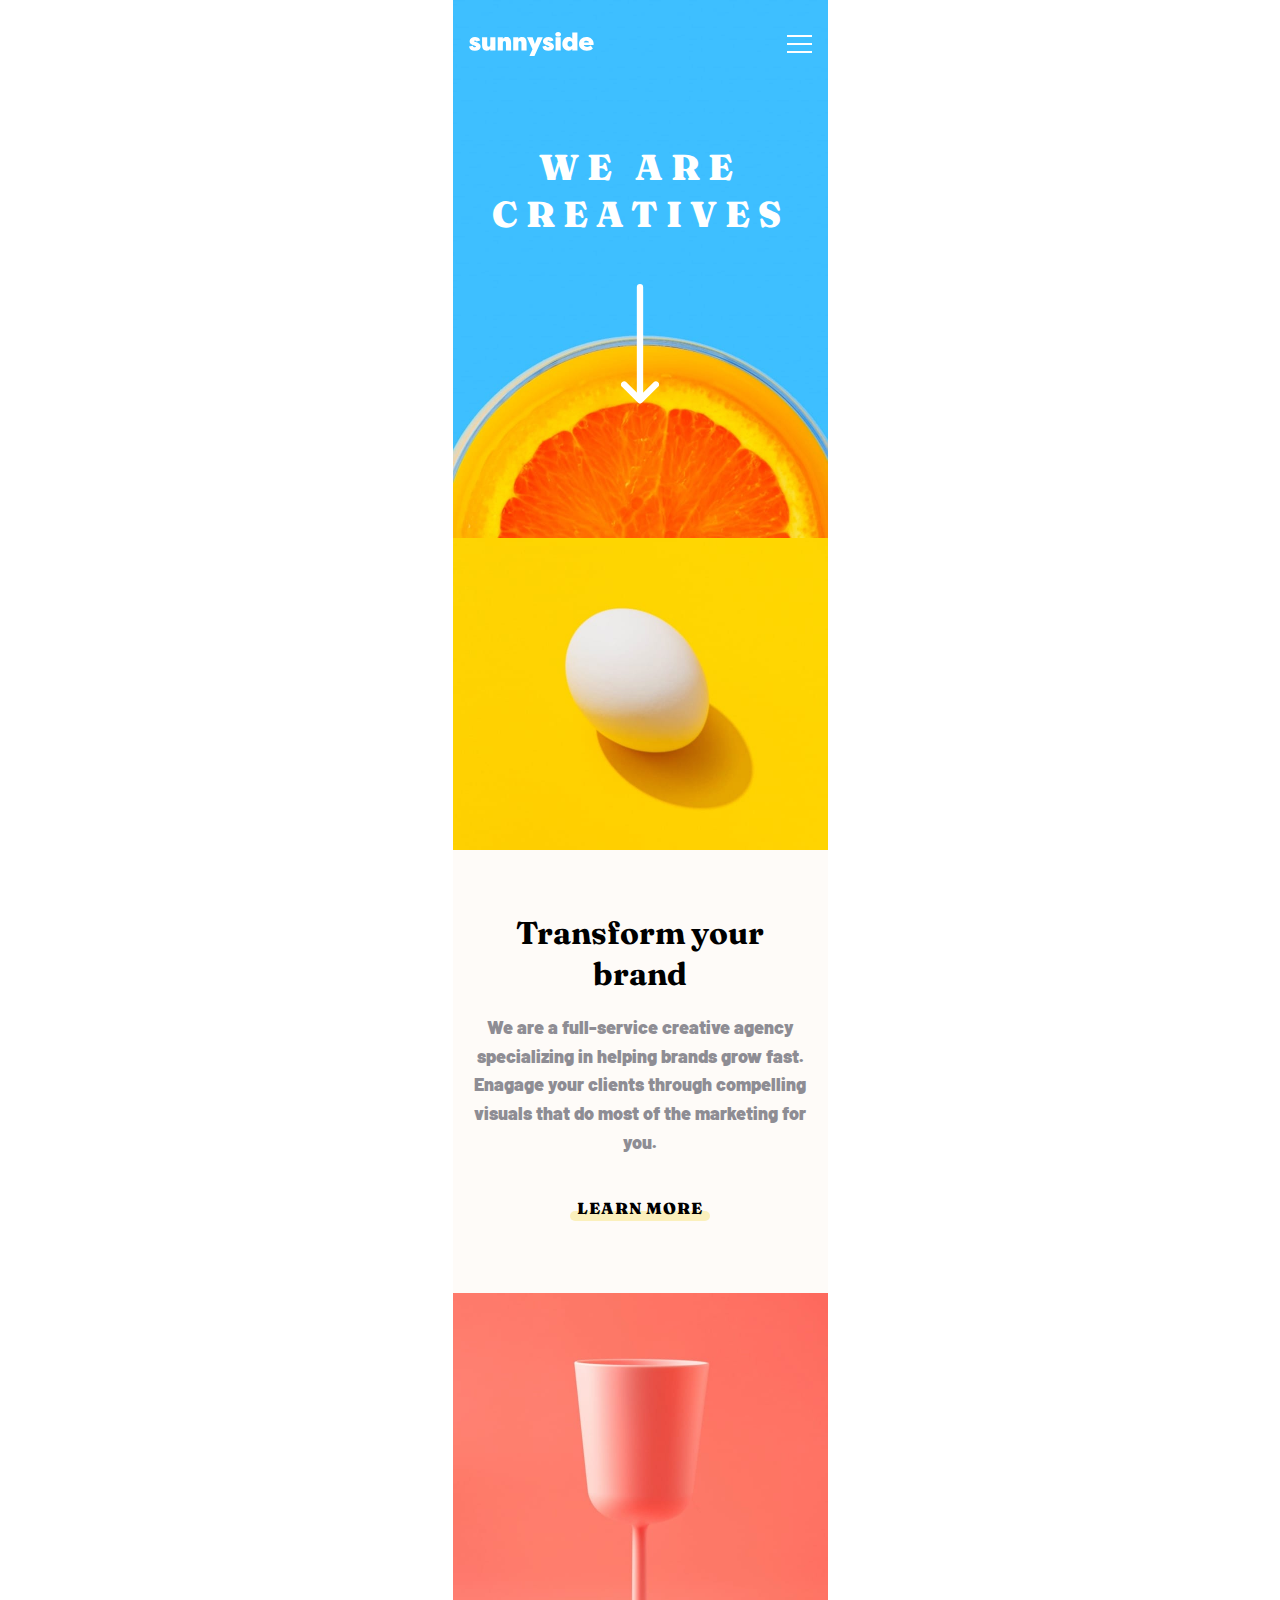
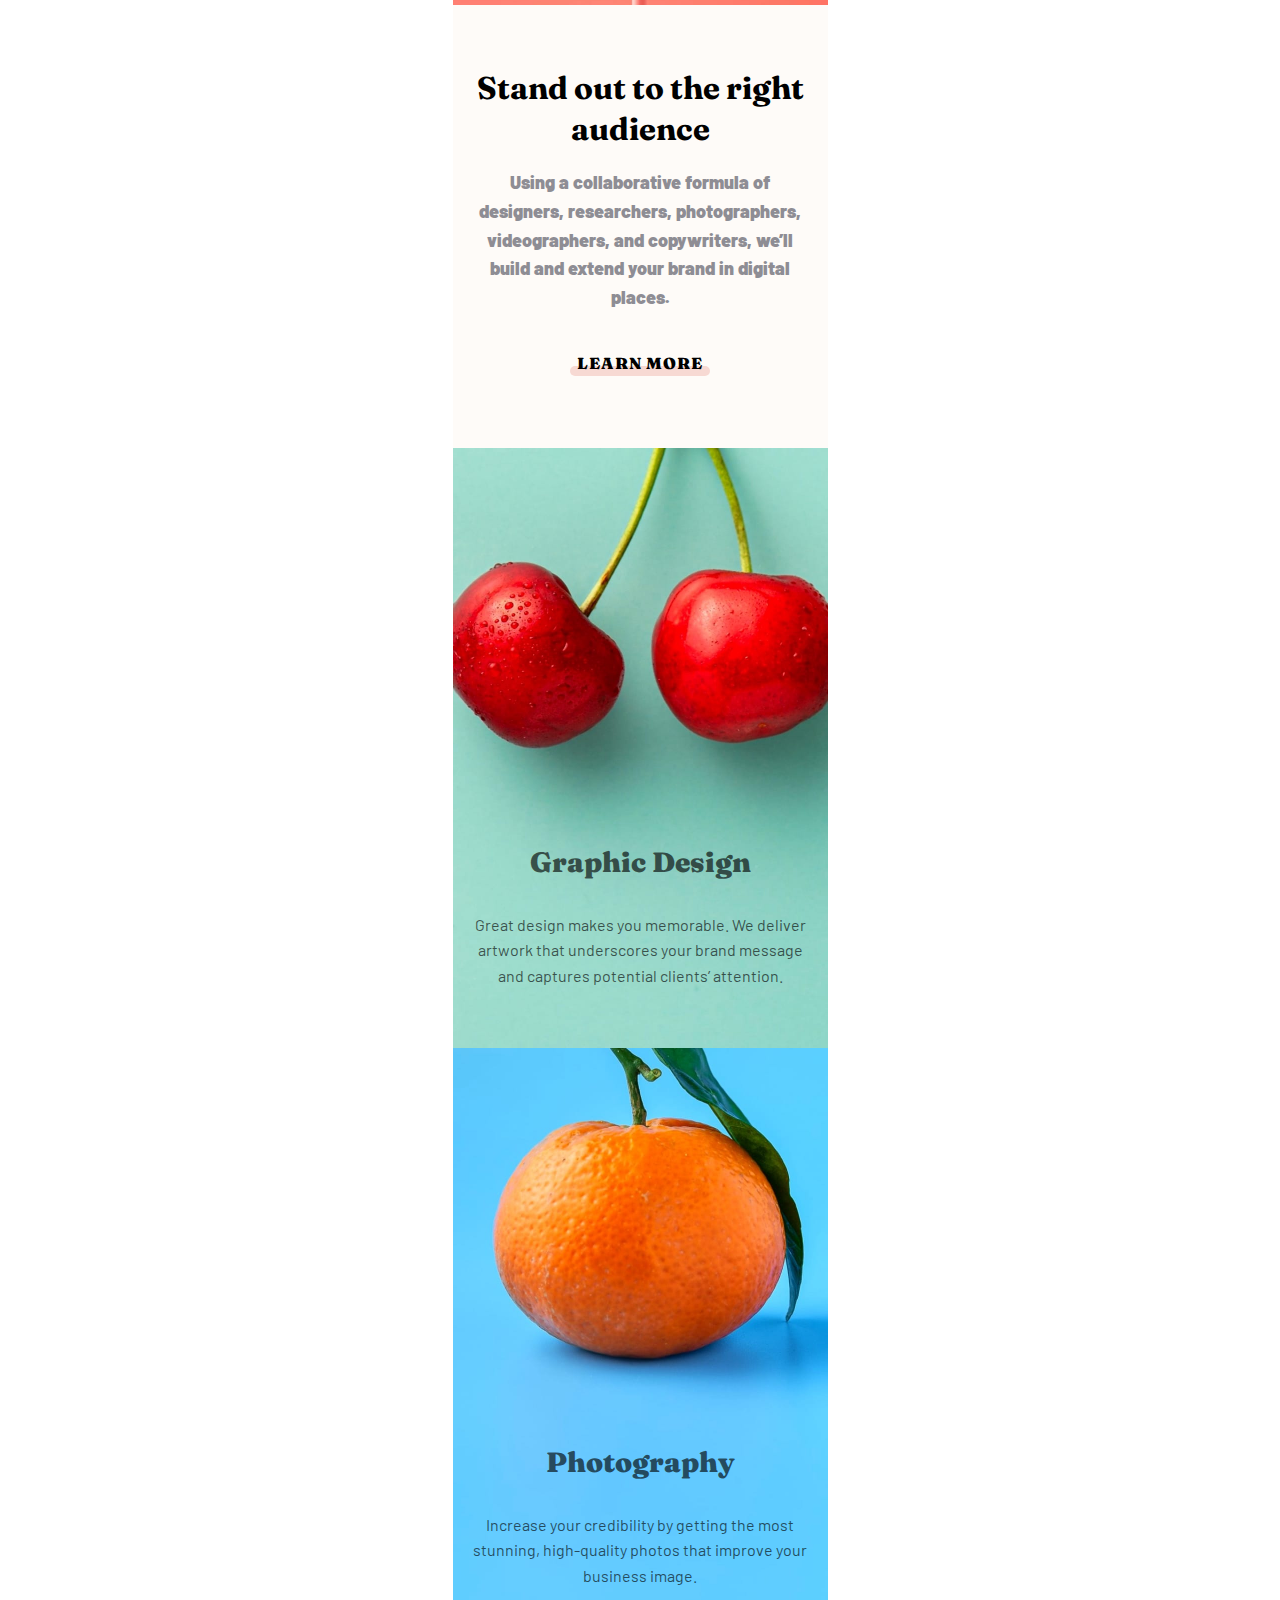
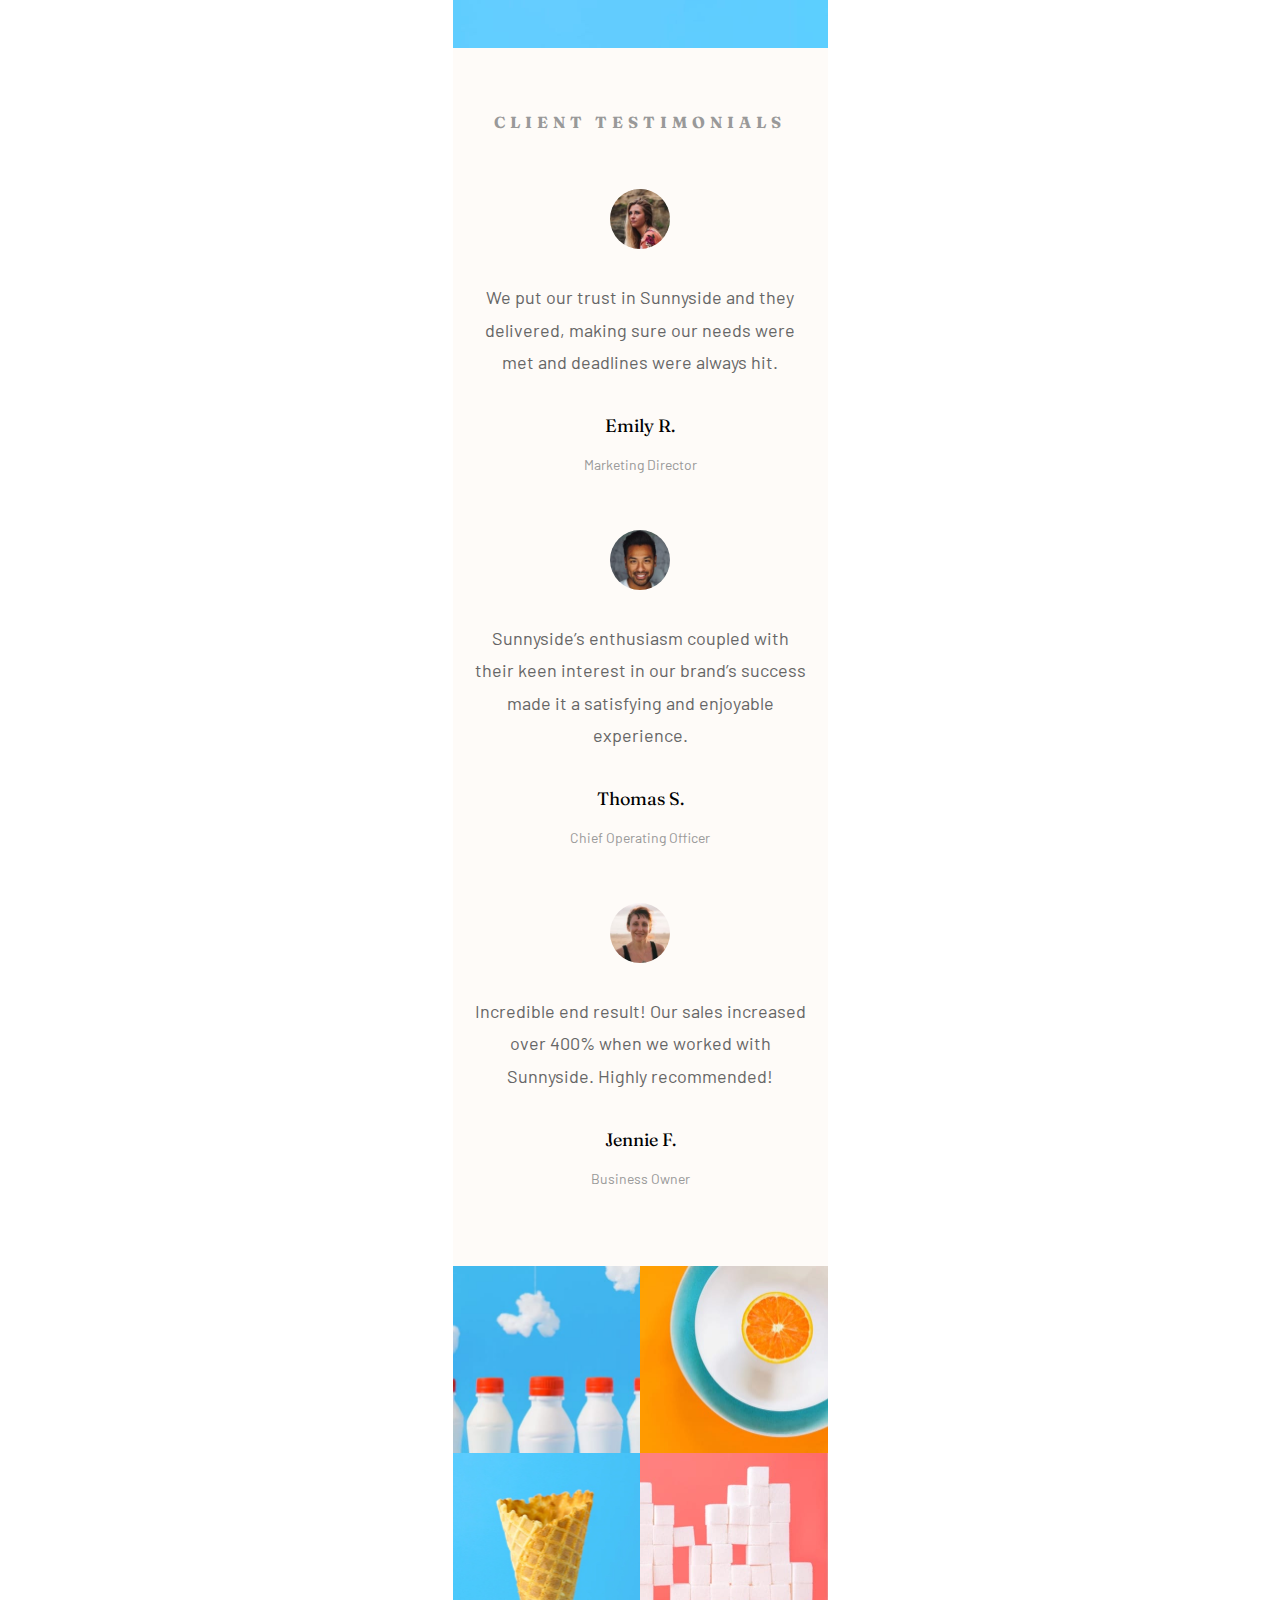
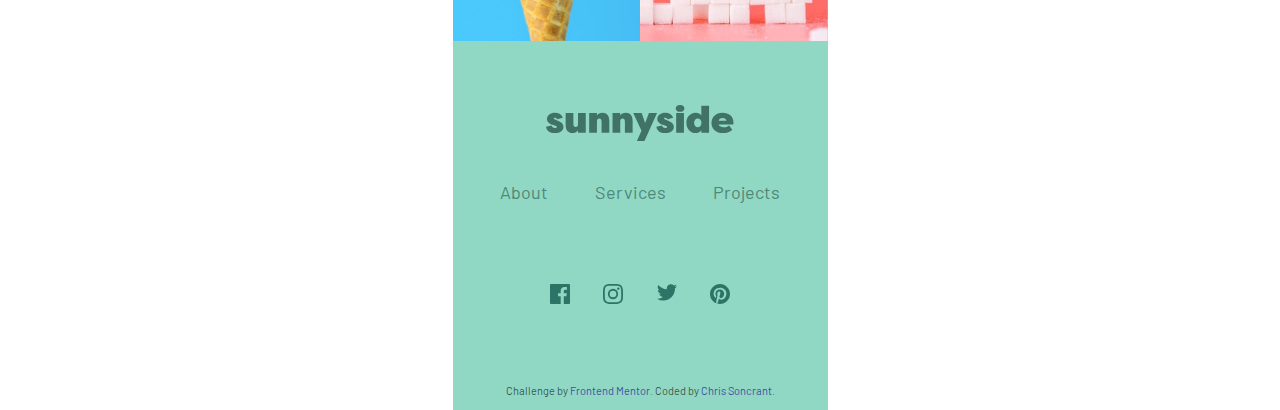
<file: index.html>
<!DOCTYPE html>
<html lang="en">
    <head>
        <meta charset="utf-8">
        <meta name="viewport" content="width=device-width, initial-scale=1.0">
        <title>Sunnyside Agency</title>
        <link href="style.css" rel="stylesheet" type="text/css">
        <link rel="icon" type="image/png" sizes="32x32" href="./images/favicon-32x32.png">

        <!-- Fonts -->
        <link rel="preconnect" href="https://fonts.googleapis.com">
        <link rel="preconnect" href="https://fonts.gstatic.com" crossorigin>
        <link href="https://fonts.googleapis.com/css2?family=Barlow:wght@600&display=swap" rel="stylesheet">

        <link rel="preconnect" href="https://fonts.googleapis.com">
        <link rel="preconnect" href="https://fonts.gstatic.com" crossorigin>
        <link href="https://fonts.googleapis.com/css2?family=Fraunces:wght@700;900&display=swap" rel="stylesheet">


    </head>
    <body>
        <div class="hero">
            <header>
                <img src="images/logo.svg" alt="Sunnyside logo" class="logo">
                <div class="nav-container">
                    <div class="shark"></div>
                    <nav>
                        <ul>
                            <li><a href="#">About</a></li>
                            <li><a href="#">Services</a></li>
                            <li><a href="#">Projects</a></li>
                            <li><a href="#">Contact</a></li>
                        </ul>
                    </nav>
                </div>
                <img src="images/icon-hamburger.svg" alt="hamburger menu icon" class="hamburger">
            </header>
            <h1>We are creatives</h1>
            <img src="images/icon-arrow-down.svg" alt="arrow pointing down" class="arrow">
        </div>
        <img src="images/mobile/image-transform.jpg" alt="Photo of a white egg on a yellow background">
        <main>
            <section class="information">
                <h2>Transform your brand</h2>
                <p>We are a full-service creative agency specializing in helping brands grow fast. Enagage your clients through compelling visuals that do most of the marketing for you.</p>
                <a href="#">Learn more</a>
                <hr id="hr-1">
            </section>
            <img src="images/mobile/image-stand-out.jpg" alt="Pink cup with stem on a similarly pink background">
            <section class="information">
                <h2>Stand out to the right audience</h2>
                <p>Using a collaborative formula of designers, researchers, photographers, videographers, and copywriters, we’ll build and extend your brand in digital places.</p>
                <a href="#">Learn more</a>
                <hr id="hr-2">
            </section>
            <section class="methods cherries">
                <h2>Graphic Design</h2>
                <p>Great design makes you memorable. We deliver artwork that underscores your brand message and captures potential clients’ attention.</p>
            </section>
            <section class="methods orange">
                <h2>Photography</h2>
                <p>Increase your credibility by getting the most stunning, high-quality photos that improve your business image.</p>
            </section>
            <section class="testimonial-container">
                <h3>Client testimonials</h3>
                <figure class="client-testimonial">
                    <img src="images/image-emily.jpg" alt="Photo of Emily">
                    <blockquote>We put our trust in Sunnyside and they delivered, making sure our needs were met and deadlines were always hit.</blockquote>
                    <cite class="author">Emily R.</cite>
                    <cite class="role">Marketing Director</cite>
                </figure>
                <figure class="client-testimonial">
                    <img src="images/image-thomas.jpg" alt="Photo of Thomas">
                    <blockquote>Sunnyside’s enthusiasm coupled with their keen interest in our brand’s success made it a satisfying and enjoyable experience.</blockquote>
                    <cite class="author">Thomas S.</cite>
                    <cite class="role">Chief Operating Officer</cite>
                </figure>
                <figure class="client-testimonial">
                    <img src="images/image-jennie.jpg" alt="Photo of Jennie">
                    <blockquote>Incredible end result! Our sales increased over 400% when we worked with Sunnyside. Highly recommended!</blockquote>
                    <cite class="author">Jennie F.</cite>
                    <cite class="role">Business Owner</cite>
                </figure>
            </section>
            <div class="image-gallery">
                <img src="images/mobile/image-gallery-milkbottles.jpg" alt="3 milk bottles with red caps on a sky blue background with a cloud hanging from a string">
                <img src="images/mobile/image-gallery-orange.jpg" alt="orange slice with a teal and orange and white background">
                <img src="images/mobile/image-gallery-cone.jpg" alt="Empty ice cream sugar cone on a sky blue background">
                <img src="images/mobile/image-gallery-sugar-cubes.jpg" alt="Uneven stacks of sugar cubes on a pink background">
            </div>
        </main>
        <footer>
            <img class="footer-logo" src="images/footer-logo.svg" alt="logo">
            <nav>
                <ul>
                    <div class="footer-li-items">
                        <li>About</li>
                        <li>Services</li>
                        <li>Projects</li>
                    </div>
                    <li class="social-icons">
                        <a href="#">
                            <img src="images/icon-facebook.svg" alt="Facebook icon">
                        </a>
                        <a href="#">
                            <img src="images/icon-instagram.svg" alt="Instagram icon">
                        </a>
                        <a href="#">
                            <img src="images/icon-twitter.svg" alt="Twitter icon">
                        </a>
                        <a href="#">
                            <img src="images/icon-pinterest.svg" alt="Pinterest icon">
                        </a>
                    </li>
                </ul>
            </nav>
            <div class="attribution">
                Challenge by <a href="https://www.frontendmentor.io?ref=challenge" target="_blank">Frontend Mentor</a>. 
                Coded by <a href="#">Chris Soncrant</a>.
              </div>
        </footer>    

        <script src="script.js"></script>
    </body>
</html>
</file>
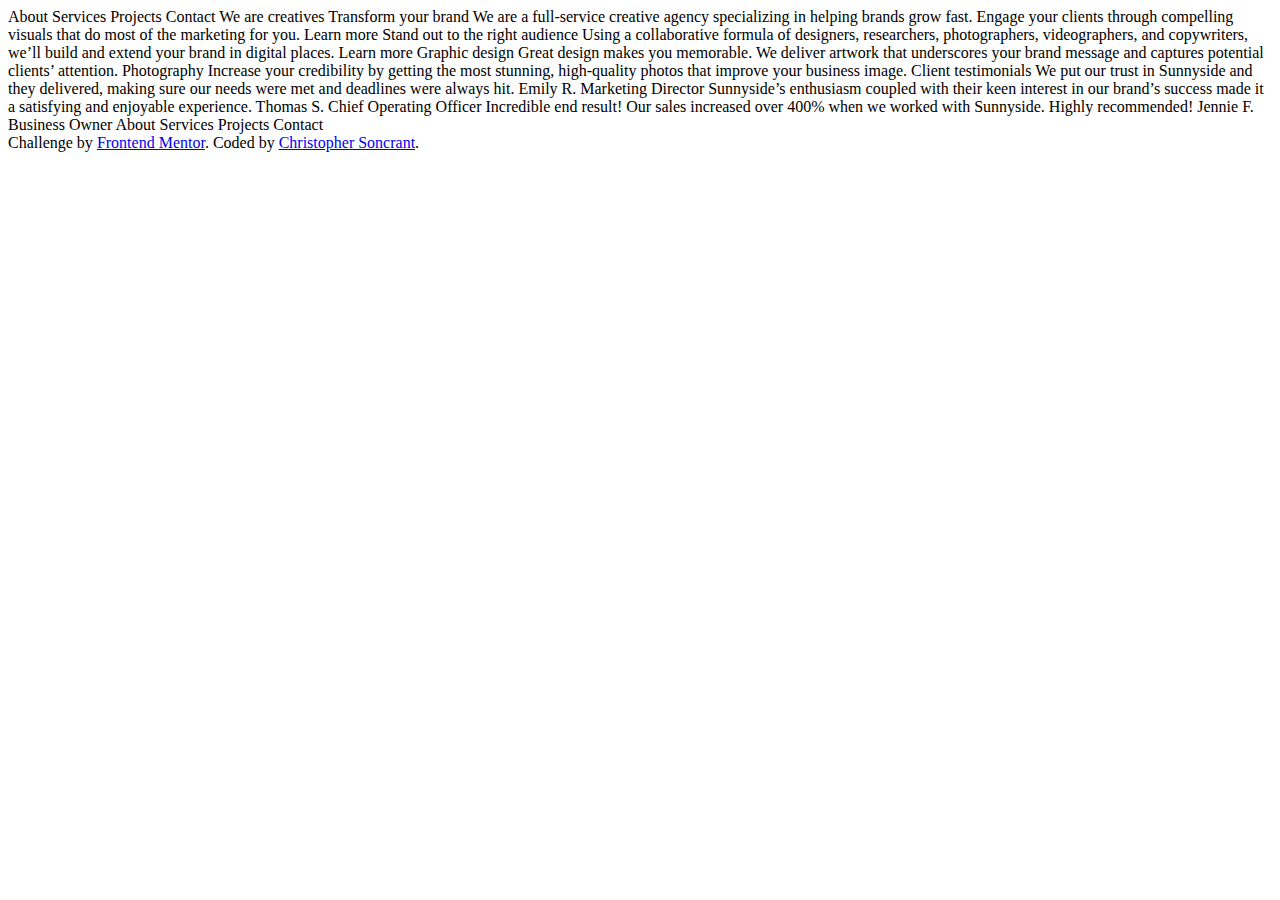
<file: index-2.html>
<!DOCTYPE html>
<html lang="en">
<head>
  <meta charset="UTF-8">
  <meta name="viewport" content="width=device-width, initial-scale=1.0"> <!-- displays site properly based on user's device -->

  <link rel="icon" type="image/png" sizes="32x32" href="./images/favicon-32x32.png">
  
  <title>Frontend Mentor | Sunnyside agency landing page</title>

  <!-- Feel free to remove these styles or customise in your own stylesheet 👍 -->
  <!-- <style>
    .attribution { font-size: 11px; text-align: center; }
    .attribution a { color: hsl(228, 45%, 44%); }
  </style> -->
</head>
<body>
  About
  Services
  Projects
  Contact

  We are creatives

  Transform your brand

  We are a full-service creative agency specializing in helping brands grow fast. 
  Engage your clients through compelling visuals that do most of the marketing for you.

  Learn more

  Stand out to the right audience

  Using a collaborative formula of designers, researchers, photographers, videographers, and copywriters, we’ll build and extend your brand in digital places. 

  Learn more

  Graphic design
  Great design makes you memorable. We deliver artwork that underscores your brand message and captures potential clients’ attention.

  Photography
  Increase your credibility by getting the most stunning, high-quality photos that improve your business image.

  Client testimonials

  We put our trust in Sunnyside and they delivered, making sure our needs were met and deadlines were always hit.
  Emily R.
  Marketing Director

  Sunnyside’s enthusiasm coupled with their keen interest in our brand’s success made it a satisfying and enjoyable experience.
  Thomas S.
  Chief Operating Officer

  Incredible end result! Our sales increased over 400% when we worked with Sunnyside. Highly recommended!
  Jennie F.
  Business Owner

  About
  Services
  Projects
  Contact

  <div class="attribution">
    Challenge by <a href="https://www.frontendmentor.io?ref=challenge" target="_blank">Frontend Mentor</a>. 
    Coded by <a href="#">Christopher Soncrant</a>.
  </div>
</body>
</html>
</file>
<file: style.css>
/* Fonts:
font-family: 'Barlow', sans-serif;
font-family: 'Fraunces', serif;
*/


*,
*::before,
*::after {
    box-sizing: border-box;
}

body {
    margin: 0;
    padding: 0;
    line-height: 1.3;
    font-family: Verdana, Geneva, Tahoma, sans-serif;
    /* border: 1px solid black; */
    width: 375px;
    margin: auto;
}

img {
    width: 100%;
    height: auto;
    display: block;
}

h1, 
h2,
h3,
h4,
h5,
h6,
p {
    margin: 0;
}

.bd {
    border: 1px solid black;
}

.hero {
    background-image: url(images/mobile/image-header.jpg);
    background-repeat: no-repeat;
    background-size: contain;
    /* border: 1px solid black; */
    height: 538px;
}

header {
    display: flex;
    justify-content: space-between;
    align-items: center;
    /* border: 1px solid black; */
    padding: 1em;
    padding-top: 2em;
    position: relative;
}

h1 {
    /* border: 1px solid black; */
    text-align: center;
    font-family: 'Fraunces', serif;
    font-size: 36px;
    font-weight: 900;
    color: white;
    text-transform: uppercase;
    line-height: 1.3;
    letter-spacing: 8px;
    margin-top: 2em;
    position: relative;
    z-index: 0;

}

.logo {
    width: 125px;
}

.hamburger {
    width: 25px;
    height: 18px;
    cursor: pointer;
}

.nav-container {
    position: absolute;
    top: 82px;
    /* border: 1px solid black; */
    right: 16px;
    z-index: 1;
    display: none;
}

.nav-container .shark {
    border-right: 25px solid white;
    border-top: 25px solid rgba(172, 255, 47, 0);
    width: 15px;
    position: relative;
    left: 318px;
}

.nav-container nav {
    background-color: white;
    width: 343px;
    height: 295px;
    text-align: center;
    border-radius: 5px 0 5px 5px;
}

.nav-container nav ul {
    list-style: none;
    padding: 2em;;
    margin: 0;
}

.nav-container nav ul li {
    padding: 1em;
}

.nav-container nav ul li a {
    font-family: 'Barlow', sans-serif;
    font-size: 20px;
    color: gray;
    text-decoration: none;
    transition: all 150ms ease-in-out;
    
}

.nav-container nav ul li a:hover {
    background-color: #f8d548;
    border-radius: 40px;
    color: black;
    padding: 0.75em 2em;
    font-family: 'Fraunces', serif;
    text-transform: uppercase;
    font-size: 20px;

    
}

.arrow {
    width:38px;
    /* border:1px solid black; */
    margin: 46px auto;
}

.information {
    position: relative;
    font-family: 'Fraunces', serif;
    text-align: center;
    font-size: 21px;
    font-weight: 900;
    padding: 3em 1em;
    background-color: #fefbf8;
}

.information p {
    font-family: 'Barlow', sans-serif;
    font-size: 18px;
    padding: 1em 0;
    margin-bottom: 1em;
    line-height: 1.6;
    color: #8e8d94;
}

.information a {
    text-transform: uppercase;
    text-decoration: none;
    color: black;
    font-size: 16px;
    letter-spacing: 1px;
    font-weight: 900;
    position: relative;
    z-index: 5;
}

#hr-1 {
    height: 10px;
    border: none;
    border-radius: 10px;
    background-color: #fbf0bc;
    width: 140px;
    margin: auto;
    position: relative;
    bottom: 9px;
}

#hr-2 {
    height: 10px;
    border: none;
    border-radius: 10px;
    background-color: #f7d9d3;
    width: 140px;
    margin: auto;
    position: relative;
    bottom: 9px;
}

.methods {
    text-align: center;
    padding: 1em;
    position: relative;
}

.methods h2 {
    margin-bottom: 2em;
    font-family: 'Fraunces', serif;
    font-size: 28px;
    font-weight: 900;
    color: rgba(0, 0, 0, 0.637);
    position: relative;
    top: 380px;
}

.methods p {
    font-family: 'Barlow', sans-serif;
    color: rgba(0, 0, 0, 0.637);
    line-height: 1.6;
    position: relative;
    top: 355px;   
}

.cherries {
    background-image: url(images/mobile/image-graphic-design.jpg);
    background-repeat: no-repeat;
    background-size: contain;
    width: 375px;
    height: 600px;
}

.orange {
    background-image: url(images/mobile/image-photography.jpg);
    background-repeat: no-repeat;
    background-size: contain;
    width: 375px;
    height: 600px;
    color: hsl(198, 62%, 26%);
}

.testimonial-container {
    background-color: #fefbf8;
    padding-bottom: 4em;
}

.testimonial-container h3 {
    color: rgb(153, 153, 153);
    font-family: 'Fraunces', serif;
    text-transform: uppercase;
    font-size: 16px;
    letter-spacing: 5px;
    text-align: center;
    padding-top: 4em;
}

figure {
    margin: 0;
}

figure img {
    border-radius: 50%;
    width: 60px;
    margin: 3.5em auto 2em auto;
}

blockquote {
    font-family: 'Barlow', sans-serif;
    font-size: 18px;
    width: 375px;
    color: rgb(102, 102, 102);
    /* border: 1px solid black; */
    margin: 0 auto 2em auto;
    padding: 0 1.2em;
    text-align: center;
    line-height: 1.8;
}

.author {
    text-align: center;
    display: block;
    font-family: 'Fraunces', serif;
    font-style: normal;
    font-size: 18px;
    margin-bottom: 1em;
}

.role {
    text-align: center;
    display: block;
    font-family: 'Barlow', sans-serif;
    font-style: normal;
    font-size: 14px;
    color: rgb(153, 153, 153);
    margin-bottom: 1em;
}

.image-gallery {
    display: flex;
    flex-direction: row;
    flex-wrap: wrap;
}

.image-gallery img {
    width: 50%;
}

footer {
    background-color: #91d8c4;
}

footer .footer-logo {
    width: 50%;
    margin: auto;
    padding-top: 4em;
    margin-bottom: 2.5em;
}

footer nav ul {
    list-style: none;
    padding: 0;
}

.footer-li-items {
    display: flex;
    justify-content: space-evenly;
    color: #4d8879;
    font-family: 'Barlow', sans-serif;
    font-size: 18px;
}

footer .social-icons {
    display: flex;
    justify-content: space-evenly;
    padding: 0 4em;
    margin: 5em 0;
}

.attribution { 
    font-size: 11px; 
    font-family: 'Barlow', sans-serif;
    color:rgba(0, 0, 0, 0.637);
    text-align: center; 
    padding-bottom: 1em;
}
.attribution a { 
    color: hsl(228, 45%, 44%); 
    text-decoration: none;
}
</file>
